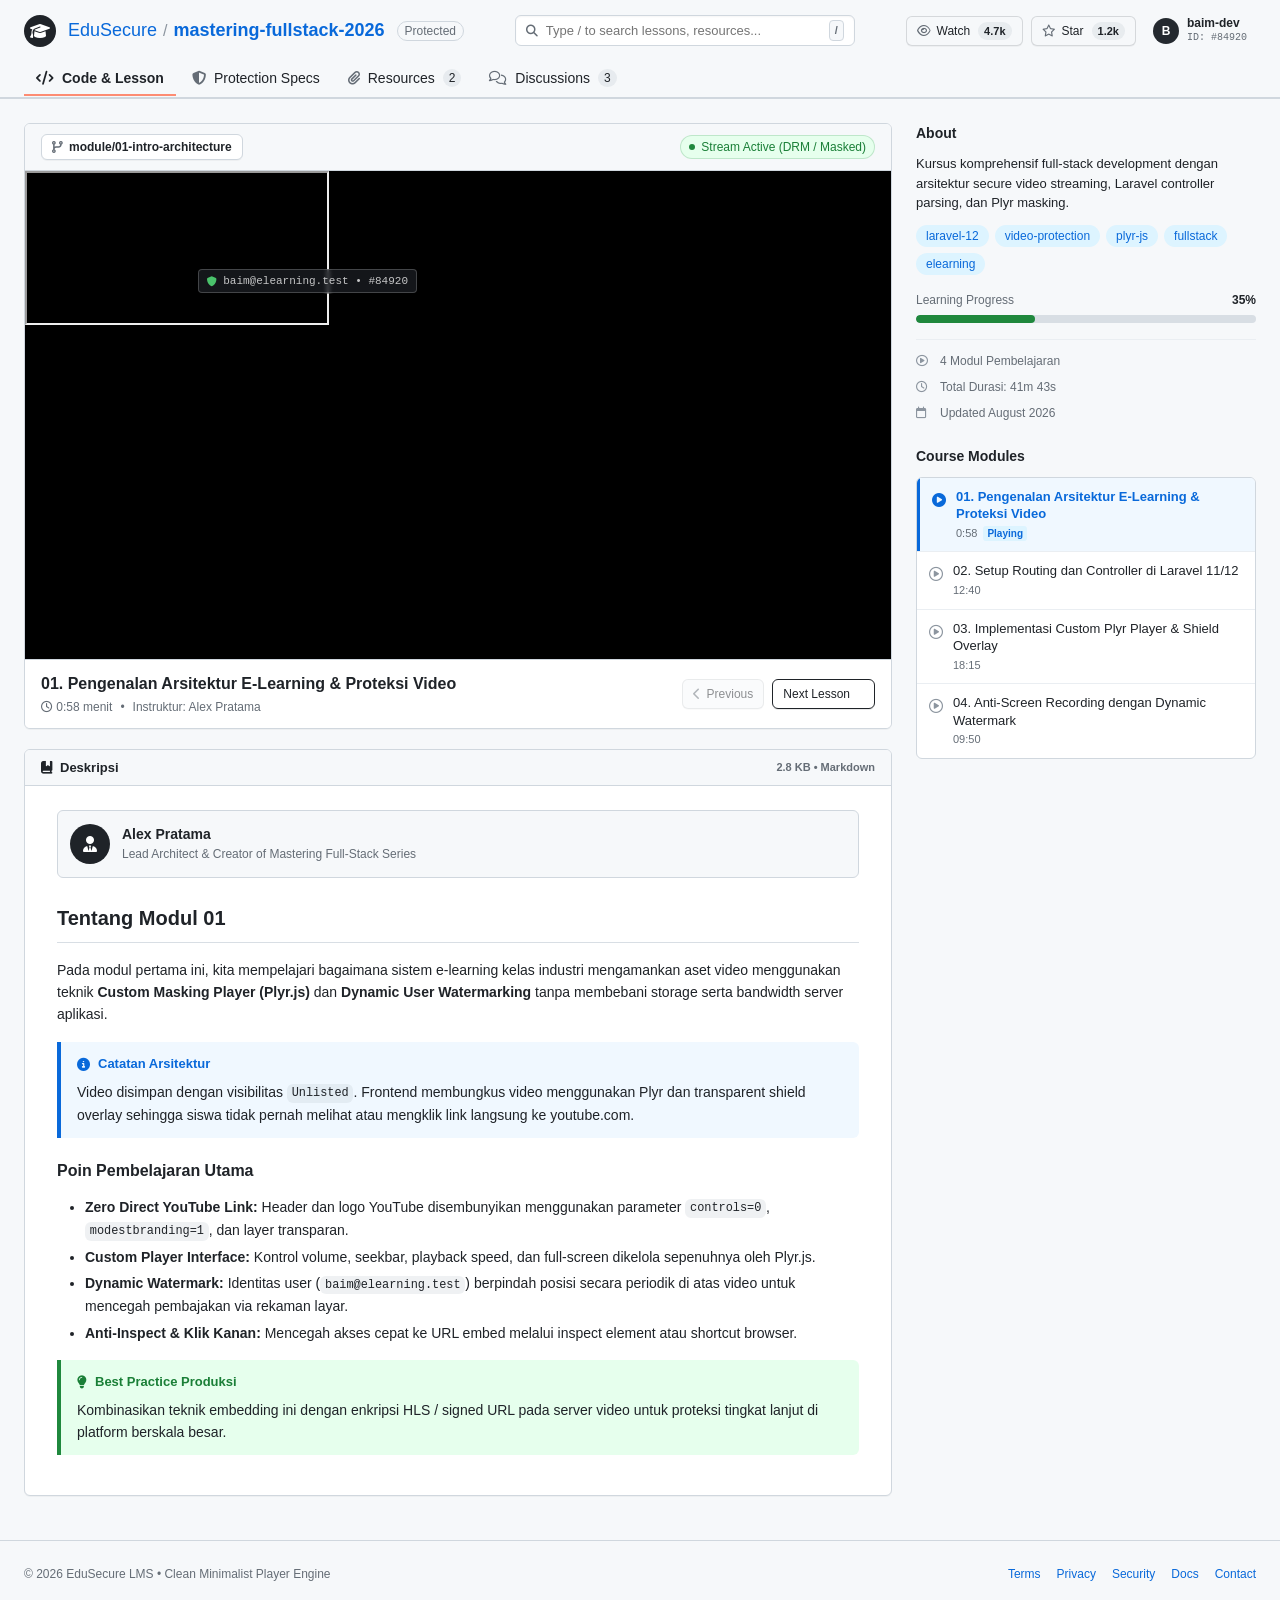
<file: index.html>
<!DOCTYPE html>
<html lang="id">
<head>
    <meta charset="UTF-8">
    <meta name="viewport" content="width=device-width, initial-scale=1.0">
    <title>01. Pengenalan Arsitektur E-Learning & Proteksi Video - EduSecure / Mastering-FullStack-2026</title>
    
    <!-- Plyr.js Video Player CSS -->
    <link rel="stylesheet" href="https://cdn.plyr.io/3.7.8/plyr.css" />
    
    <!-- Custom E-Learning Player CSS (GitHub Minimalist White Theme) -->
    <link rel="stylesheet" href="./css/elearning-player.css">

    <!-- FontAwesome 6 Icons -->
    <link rel="stylesheet" href="https://cdnjs.cloudflare.com/ajax/libs/font-awesome/6.5.1/css/all.min.css" />
</head>
<body>

    <!-- 1. Top Navigation Header (GitHub Repo Header Style) -->
    <header class="app-header">
        <div class="header-top">
            <div class="header-left">
                <a href="#" class="brand-logo" title="EduSecure LMS">
                    <i class="fa-solid fa-graduation-cap"></i>
                </a>
                <div class="repo-breadcrumb">
                    <a href="#" class="org-name">EduSecure</a>
                    <span class="divider">/</span>
                    <a href="#" class="repo-name">mastering-fullstack-2026</a>
                    <span class="badge-visibility">Protected</span>
                </div>
            </div>

            <div class="header-center">
                <div class="header-search-bar">
                    <i class="fa-solid fa-magnifying-glass"></i>
                    <input type="text" placeholder="Type / to search lessons, resources..." readonly />
                    <span class="search-shortcut">/</span>
                </div>
            </div>

            <div class="header-right">
                <button class="btn-gh">
                    <i class="fa-regular fa-eye"></i> Watch
                    <span class="btn-counter">4.7k</span>
                </button>
                <button class="btn-gh">
                    <i class="fa-regular fa-star"></i> Star
                    <span class="btn-counter">1.2k</span>
                </button>
                <div class="user-profile-btn" title="Logged in as Baim Developer">
                    <div class="user-avatar-circle">B</div>
                    <div class="user-details">
                        <span class="user-handle">baim-dev</span>
                        <span class="user-id-tag">ID: #84920</span>
                    </div>
                </div>
            </div>
        </div>

        <!-- 2. Underline Navigation Tabs (GitHub Style) -->
        <div class="underline-nav-wrapper">
            <div class="underline-nav-container">
                <button class="underline-nav-item active" onclick="switchTab(event, 'tab-overview')">
                    <i class="fa-solid fa-code"></i> Code & Lesson
                </button>
                <button class="underline-nav-item" onclick="switchTab(event, 'tab-security')">
                    <i class="fa-solid fa-shield-halved"></i> Protection Specs
                </button>
                <button class="underline-nav-item" onclick="switchTab(event, 'tab-resources')">
                    <i class="fa-solid fa-paperclip"></i> Resources
                    <span class="counter-badge">2</span>
                </button>
                <button class="underline-nav-item" onclick="switchTab(event, 'tab-discussion')">
                    <i class="fa-regular fa-comments"></i> Discussions
                    <span class="counter-badge">3</span>
                </button>
            </div>
        </div>
    </header>

    <!-- 3. Main Workspace Layout -->
    <main class="app-main">
        <div class="repo-layout">
            
            <!-- Left Column: Video Box & Markdown README Viewer -->
            <div class="main-column">
                
                <!-- Video Box Component -->
                <div class="Box">
                    <div class="video-box-header">
                        <div class="module-branch-pill">
                            <i class="fa-solid fa-code-branch"></i>
                            <span>module/01-intro-architecture</span>
                        </div>
                        <div class="security-status-indicator">
                            <span class="security-dot"></span>
                            <span>Stream Active (DRM / Masked)</span>
                        </div>
                    </div>

                    <!-- Protected Video Container -->
                    <div class="video-container-frame" id="videoSecurityContainer">
                        
                        <!-- Plyr Video Embed -->
                        <div class="plyr__video-embed" id="player">
                            <iframe
                                src="https://www.youtube.com/embed/gN75MH5Ej4c?origin=http://localhost&amp;iv_load_policy=3&amp;modestbranding=1&amp;playsinline=1&amp;showinfo=0&amp;rel=0&amp;enablejsapi=1&amp;controls=0&amp;disablekb=1"
                                allowfullscreen
                                allow="autoplay; encrypted-media"
                                tabindex="-1"
                                title="01. Pengenalan Arsitektur E-Learning"
                            ></iframe>
                        </div>

                        <!-- 1. Transparent Shield Overlay (Blocks YouTube Direct Header Clicks) -->
                        <div class="player-shield-overlay" id="playerShield" title="Klik untuk Play / Pause">
                            <div class="shield-top-mask"></div>
                        </div>

                        <!-- 2. Dynamic Floating Watermark (Anti Screen Recording) -->
                        <div class="dynamic-watermark" id="dynamicWatermark">
                            <i class="fa-solid fa-shield"></i>
                            <span>baim@elearning.test &bull; #84920</span>
                        </div>
                    </div>

                    <!-- Video Meta & Navigation Bar -->
                    <div class="video-meta-footer">
                        <div class="lesson-headline">
                            <h1>01. Pengenalan Arsitektur E-Learning & Proteksi Video</h1>
                            <div class="lesson-subtitle">
                                <span><i class="fa-regular fa-clock"></i> 0:58 menit</span>
                                <span>&bull;</span>
                                <span>Instruktur: Alex Pratama</span>
                            </div>
                        </div>
                        <div class="lesson-actions-group">
                            <button class="btn-gh" disabled style="opacity: 0.5; cursor: not-allowed;">
                                <i class="fa-solid fa-chevron-left"></i> Previous
                            </button>
                            <button class="btn-gh btn-gh-primary" onclick="alert('Beralih ke modul 02!')">
                                Next Lesson <i class="fa-solid fa-chevron-right"></i>
                            </button>
                        </div>
                    </div>
                </div>

                <!-- Markdown Content / README.md Box -->
                <div class="Box">
                    <div class="readme-header">
                        <div class="readme-title">
                            <i class="fa-solid fa-book-bookmark"></i>
                            <span>Deskripsi</span>
                        </div>
                        <div style="font-size: 11px; color: var(--fg-muted);">
                            <span>2.8 KB</span> &bull; <span>Markdown</span>
                        </div>
                    </div>

                    <!-- Tab: Overview (README) -->
                    <div id="tab-overview" class="tab-pane active markdown-body">
                        <div class="author-card-snippet">
                            <div class="author-avatar">
                                <i class="fa-solid fa-user-tie"></i>
                            </div>
                            <div class="author-info">
                                <h4>Alex Pratama</h4>
                                <p>Lead Architect & Creator of Mastering Full-Stack Series</p>
                            </div>
                        </div>

                        <h2>Tentang Modul 01</h2>
                        <p>Pada modul pertama ini, kita mempelajari bagaimana sistem e-learning kelas industri mengamankan aset video menggunakan teknik <strong>Custom Masking Player (Plyr.js)</strong> dan <strong>Dynamic User Watermarking</strong> tanpa membebani storage serta bandwidth server aplikasi.</p>

                        <div class="markdown-alert markdown-alert-note">
                            <div class="markdown-alert-title">
                                <i class="fa-solid fa-circle-info"></i> Catatan Arsitektur
                            </div>
                            <p>Video disimpan dengan visibilitas <code>Unlisted</code>. Frontend membungkus video menggunakan Plyr dan transparent shield overlay sehingga siswa tidak pernah melihat atau mengklik link langsung ke youtube.com.</p>
                        </div>

                        <h3>Poin Pembelajaran Utama</h3>
                        <ul>
                            <li><strong>Zero Direct YouTube Link:</strong> Header dan logo YouTube disembunyikan menggunakan parameter <code>controls=0</code>, <code>modestbranding=1</code>, dan layer transparan.</li>
                            <li><strong>Custom Player Interface:</strong> Kontrol volume, seekbar, playback speed, dan full-screen dikelola sepenuhnya oleh Plyr.js.</li>
                            <li><strong>Dynamic Watermark:</strong> Identitas user (<code>baim@elearning.test</code>) berpindah posisi secara periodik di atas video untuk mencegah pembajakan via rekaman layar.</li>
                            <li><strong>Anti-Inspect & Klik Kanan:</strong> Mencegah akses cepat ke URL embed melalui inspect element atau shortcut browser.</li>
                        </ul>

                        <div class="markdown-alert markdown-alert-tip">
                            <div class="markdown-alert-title">
                                <i class="fa-solid fa-lightbulb"></i> Best Practice Produksi
                            </div>
                            <p>Kombinasikan teknik embedding ini dengan enkripsi HLS / signed URL pada server video untuk proteksi tingkat lanjut di platform berskala besar.</p>
                        </div>
                    </div>

                    <!-- Tab: Security Info -->
                    <div id="tab-security" class="tab-pane markdown-body">
                        <h2>Spesifikasi Proteksi Video</h2>
                        <p>Daftar lapisan keamanan yang diterapkan pada player modul ini:</p>

                        <table class="markdown-table">
                            <thead>
                                <tr>
                                    <th>Lapisan Keamanan</th>
                                    <th>Mekanisme Kerja</th>
                                    <th>Status</th>
                                </tr>
                            </thead>
                            <tbody>
                                <tr>
                                    <td><strong>1. YouTube Unlisted Mode</strong></td>
                                    <td>Video tidak terindeks publik di YouTube search / recommendation</td>
                                    <td><span style="color: var(--success-fg); font-weight: 600;">✓ Active</span></td>
                                </tr>
                                <tr>
                                    <td><strong>2. Plyr UI Masking</strong></td>
                                    <td>UI default YouTube dihilangkan dan diganti dengan UI player yang bersih</td>
                                    <td><span style="color: var(--success-fg); font-weight: 600;">✓ Active</span></td>
                                </tr>
                                <tr>
                                    <td><strong>3. Transparent Click Shield</strong></td>
                                    <td>Menghalangi klik user pada area judul, logo, atau tombol share YouTube</td>
                                    <td><span style="color: var(--success-fg); font-weight: 600;">✓ Active</span></td>
                                </tr>
                                <tr>
                                    <td><strong>4. Dynamic Watermark</strong></td>
                                    <td>Watermark email user bergerak periodik untuk mencegah screen recording</td>
                                    <td><span style="color: var(--success-fg); font-weight: 600;">✓ Active</span></td>
                                </tr>
                                <tr>
                                    <td><strong>5. Anti-Context & Devtools Guard</strong></td>
                                    <td>Mencegah klik kanan pada area video dan shortcut F12 / Ctrl+U / Ctrl+Shift+I</td>
                                    <td><span style="color: var(--success-fg); font-weight: 600;">✓ Active</span></td>
                                </tr>
                            </tbody>
                        </table>
                    </div>

                    <!-- Tab: Resources -->
                    <div id="tab-resources" class="tab-pane">
                        <div class="resource-row">
                            <div class="resource-left">
                                <i class="fa-solid fa-file-zipper"></i>
                                <div>
                                    <div class="resource-title">laravel-elearning-starter.zip</div>
                                    <div class="resource-meta">ZIP Archive &bull; 2.4 MB &bull; Source Code Modul 1</div>
                                </div>
                            </div>
                            <button class="btn-gh" onclick="alert('Mengunduh source code...')">
                                <i class="fa-solid fa-download"></i> Download
                            </button>
                        </div>
                        <div class="resource-row">
                            <div class="resource-left">
                                <i class="fa-solid fa-file-pdf"></i>
                                <div>
                                    <div class="resource-title">video-protection-cheatsheet.pdf</div>
                                    <div class="resource-meta">PDF Document &bull; 850 KB &bull; Panduan Parameter YouTube</div>
                                </div>
                            </div>
                            <button class="btn-gh" onclick="alert('Mengunduh PDF...')">
                                <i class="fa-solid fa-download"></i> Download
                            </button>
                        </div>
                    </div>

                    <!-- Tab: Discussion -->
                    <div id="tab-discussion" class="tab-pane" style="padding: 16px;">
                        <div class="timeline-comment">
                            <div class="timeline-comment-header">
                                <div>
                                    <span class="timeline-author">rizky-ramadhan</span> commented 2 hours ago
                                </div>
                                <span class="timeline-badge">Student</span>
                            </div>
                            <div class="timeline-comment-body">
                                Penjelasannya sangat rapi dan mudah dipahami. Tampilan barunya jauh lebih bersih dan profesional seperti GitHub!
                            </div>
                        </div>

                        <div class="discussion-input-box">
                            <textarea class="discussion-textarea" placeholder="Tinggalkan komentar atau pertanyaan mengenai materi ini..."></textarea>
                            <div class="discussion-actions">
                                <button class="btn-gh btn-gh-primary" onclick="alert('Komentar berhasil dikirim!')">
                                    Comment
                                </button>
                            </div>
                        </div>
                    </div>
                </div>

            </div>

            <!-- Right Column: GitHub Sidebar (About & Curriculum File Tree) -->
            <aside class="sidebar-column">
                
                <!-- About Section -->
                <div class="sidebar-section">
                    <h3 class="sidebar-title">About</h3>
                    <p class="sidebar-desc">
                        Kursus komprehensif full-stack development dengan arsitektur secure video streaming, Laravel controller parsing, dan Plyr masking.
                    </p>
                    
                    <div class="tag-list">
                        <a href="#" class="topic-tag">laravel-12</a>
                        <a href="#" class="topic-tag">video-protection</a>
                        <a href="#" class="topic-tag">plyr-js</a>
                        <a href="#" class="topic-tag">fullstack</a>
                        <a href="#" class="topic-tag">elearning</a>
                    </div>

                    <div class="progress-container">
                        <div class="progress-header">
                            <span>Learning Progress</span>
                            <span style="font-weight: 600; color: var(--fg-default);">35%</span>
                        </div>
                        <div class="progress-track">
                            <div class="progress-fill" style="width: 35%;"></div>
                        </div>
                    </div>

                    <ul class="sidebar-meta-list">
                        <li><i class="fa-regular fa-circle-play"></i> 4 Modul Pembelajaran</li>
                        <li><i class="fa-regular fa-clock"></i> Total Durasi: 41m 43s</li>
                        <!-- <li><i class="fa-solid fa-scale-balanced"></i> MIT License (Educational)</li> -->
                        <li><i class="fa-regular fa-calendar"></i> Updated August 2026</li>
                    </ul>
                </div>

                <!-- Curriculum File-Tree Section -->
                <div class="sidebar-section">
                    <h3 class="sidebar-title">Course Modules</h3>
                    <div class="curriculum-box">
                        
                        <a href="#" class="curriculum-item active">
                            <div class="curriculum-icon playing">
                                <i class="fa-solid fa-circle-play"></i>
                            </div>
                            <div class="curriculum-text">
                                <div class="curriculum-title">01. Pengenalan Arsitektur E-Learning & Proteksi Video</div>
                                <div class="curriculum-meta">
                                    <span>0:58</span>
                                    <span class="curriculum-active-badge">Playing</span>
                                </div>
                            </div>
                        </a>

                        <a href="#" class="curriculum-item">
                            <div class="curriculum-icon pending">
                                <i class="fa-regular fa-circle-play"></i>
                            </div>
                            <div class="curriculum-text">
                                <div class="curriculum-title">02. Setup Routing dan Controller di Laravel 11/12</div>
                                <div class="curriculum-meta">
                                    <span>12:40</span>
                                </div>
                            </div>
                        </a>

                        <a href="#" class="curriculum-item">
                            <div class="curriculum-icon pending">
                                <i class="fa-regular fa-circle-play"></i>
                            </div>
                            <div class="curriculum-text">
                                <div class="curriculum-title">03. Implementasi Custom Plyr Player & Shield Overlay</div>
                                <div class="curriculum-meta">
                                    <span>18:15</span>
                                </div>
                            </div>
                        </a>

                        <a href="#" class="curriculum-item">
                            <div class="curriculum-icon pending">
                                <i class="fa-regular fa-circle-play"></i>
                            </div>
                            <div class="curriculum-text">
                                <div class="curriculum-title">04. Anti-Screen Recording dengan Dynamic Watermark</div>
                                <div class="curriculum-meta">
                                    <span>09:50</span>
                                </div>
                            </div>
                        </a>

                    </div>
                </div>

            </aside>

        </div>
    </main>

    <!-- 4. Footer Minimalis Ala GitHub -->
    <footer class="app-footer">
        <div class="footer-container">
            <div>
                &copy; 2026 EduSecure LMS &bull; Clean Minimalist Player Engine
            </div>
            <div class="footer-links">
                <a href="#">Terms</a>
                <a href="#">Privacy</a>
                <a href="#">Security</a>
                <a href="#">Docs</a>
                <a href="#">Contact</a>
            </div>
        </div>
    </footer>

    <!-- Flash Alert / Toast Keamanan -->
    <div id="securityNotice" class="flash-toast hidden">
        <i class="fa-solid fa-triangle-exclamation"></i>
        <span>Fitur klik kanan dinonaktifkan untuk melindungi hak cipta video kursus.</span>
    </div>

    <!-- Scripts -->
    <script src="https://cdn.plyr.io/3.7.8/plyr.polyfilled.js"></script>
    <script src="./js/elearning-player.js"></script>
</body>
</html>
</file>
<file: css/elearning-player.css>
/* ==========================================================================
   EduSecure LMS - GitHub Minimalist White Theme (Primer Design System)
   Pure White & Light Aesthetic, Crisp 1px Borders, Developer-Grade Typography
   ========================================================================== */

:root {
    /* Canvas & Backgrounds */
    --canvas-default: #ffffff;
    --canvas-subtle: #f6f8fa;
    --canvas-inset: #f6f8fa;
    --canvas-overlay: #ffffff;
    
    /* Borders */
    --border-default: #d0d7de;
    --border-muted: #d8dee4;
    --border-subtle: #eaeef2;
    --border-radius: 6px;
    --border-radius-lg: 8px;
    --border-radius-pill: 9999px;

    /* Foreground / Text */
    --fg-default: #1f2328;
    --fg-muted: #656d76;
    --fg-subtle: #8c959f;
    --fg-on-emphasis: #ffffff;

    /* Brand / Accent (GitHub Blue) */
    --accent-fg: #0969da;
    --accent-emphasis: #0969da;
    --accent-muted: #ddf4ff;
    --accent-subtle: #f0f8ff;
    --accent-hover: #085fc4;

    /* Success / Action (GitHub Green) */
    --success-fg: #1a7f37;
    --success-emphasis: #1f883d;
    --success-muted: #dafbe1;
    --success-subtle: #e6ffed;
    --success-hover: #1a7f37;

    /* Attention / Warnings (GitHub Yellow) */
    --attention-fg: #9a6700;
    --attention-emphasis: #d4a72c;
    --attention-muted: #fff8c5;
    --attention-subtle: #fffbe6;

    /* Buttons */
    --btn-bg: #f6f8fa;
    --btn-border: rgba(31, 35, 40, 0.15);
    --btn-hover-bg: #f3f4f6;
    --btn-hover-border: rgba(31, 35, 40, 0.2);
    --btn-active-bg: #ebecf0;
    --btn-shadow: 0 1px 0 rgba(31, 35, 40, 0.04);

    /* Plyr Player Theme */
    --plyr-color-main: #0969da;
    --plyr-video-background: #000000;
    --plyr-control-radius: 4px;

    /* Shadows */
    --shadow-sm: 0 1px 0 rgba(31, 35, 40, 0.04);
    --shadow-card: 0 1px 3px rgba(31, 35, 40, 0.08);
    --shadow-overlay: 0 8px 24px rgba(140, 149, 159, 0.2);
}

* {
    box-sizing: border-box;
    margin: 0;
    padding: 0;
}

body {
    background-color: var(--canvas-subtle);
    color: var(--fg-default);
    font-family: -apple-system, BlinkMacSystemFont, "Segoe UI", "Noto Sans", Helvetica, Arial, sans-serif, "Apple Color Emoji", "Segoe UI Emoji";
    font-size: 14px;
    line-height: 1.5;
    min-height: 100vh;
    display: flex;
    flex-direction: column;
    overflow-x: hidden;
    -webkit-font-smoothing: antialiased;
}

code, kbd, samp, pre {
    font-family: ui-monospace, SFMono-Regular, "SF Mono", Menlo, Consolas, "Liberation Mono", monospace;
    font-size: 12px;
}

a {
    color: var(--accent-fg);
    text-decoration: none;
}

a:hover {
    text-decoration: underline;
}

/* ==========================================================================
   Header & GitHub-style Repo Navbar
   ========================================================================== */
.app-header {
    background-color: var(--canvas-subtle);
    border-bottom: 1px solid var(--border-default);
    position: sticky;
    top: 0;
    z-index: 50;
}

.header-top {
    max-width: 1440px;
    margin: 0 auto;
    padding: 12px 24px;
    display: flex;
    align-items: center;
    justify-content: space-between;
    gap: 16px;
}

.header-left {
    display: flex;
    align-items: center;
    gap: 12px;
}

.brand-logo {
    display: inline-flex;
    align-items: center;
    justify-content: center;
    width: 32px;
    height: 32px;
    background-color: #1f2328;
    color: #ffffff;
    border-radius: 50%;
    font-size: 16px;
    text-decoration: none;
    transition: opacity 0.15s;
}

.brand-logo:hover {
    opacity: 0.85;
    text-decoration: none;
}

/* Repo Breadcrumb */
.repo-breadcrumb {
    display: flex;
    align-items: center;
    gap: 6px;
    font-size: 18px;
    font-weight: 400;
    color: var(--fg-muted);
}

.repo-breadcrumb .org-name {
    color: var(--accent-fg);
    font-weight: 400;
}

.repo-breadcrumb .divider {
    color: var(--fg-subtle);
    font-size: 16px;
}

.repo-breadcrumb .repo-name {
    color: var(--accent-fg);
    font-weight: 600;
}

.badge-visibility {
    display: inline-flex;
    align-items: center;
    padding: 0 7px;
    font-size: 12px;
    font-weight: 500;
    line-height: 18px;
    color: var(--fg-muted);
    border: 1px solid var(--border-default);
    border-radius: var(--border-radius-pill);
    margin-left: 6px;
    background-color: transparent;
}

.header-center {
    flex: 1;
    max-width: 340px;
}

.header-search-bar {
    display: flex;
    align-items: center;
    background-color: var(--canvas-default);
    border: 1px solid var(--border-default);
    border-radius: var(--border-radius);
    padding: 4px 10px;
    font-size: 12px;
    color: var(--fg-muted);
    gap: 8px;
    box-shadow: inset 0 1px 2px rgba(0,0,0,0.04);
}

.header-search-bar input {
    border: none;
    background: transparent;
    outline: none;
    font-size: 13px;
    color: var(--fg-default);
    width: 100%;
}

.search-shortcut {
    border: 1px solid var(--border-default);
    border-radius: 4px;
    padding: 1px 5px;
    font-size: 11px;
    color: var(--fg-muted);
    background-color: var(--canvas-subtle);
    font-weight: 600;
}

.header-right {
    display: flex;
    align-items: center;
    gap: 8px;
}

/* GitHub Buttons */
.btn-gh {
    display: inline-flex;
    align-items: center;
    gap: 6px;
    padding: 4px 10px;
    font-size: 12px;
    font-weight: 500;
    line-height: 20px;
    color: var(--fg-default);
    background-color: var(--btn-bg);
    border: 1px solid var(--btn-border);
    border-radius: var(--border-radius);
    box-shadow: var(--btn-shadow);
    cursor: pointer;
    text-decoration: none;
    transition: background-color 0.15s, border-color 0.15s;
    user-select: none;
}

.btn-gh:hover {
    background-color: var(--btn-hover-bg);
    border-color: var(--btn-hover-border);
    text-decoration: none;
}

.btn-gh i {
    color: var(--fg-muted);
    font-size: 12px;
}

.btn-counter {
    display: inline-block;
    padding: 0 6px;
    font-size: 11px;
    font-weight: 600;
    line-height: 18px;
    color: var(--fg-default);
    background-color: rgba(175, 184, 193, 0.2);
    border-radius: var(--border-radius-pill);
    margin-left: 2px;
}

/* Primary Green Button */
.btn-gh-primary {
    color: var(--btn-primary-text);
    background-color: var(--btn-primary-bg);
    border-color: var(--btn-primary-border);
    box-shadow: 0 1px 0 rgba(31, 35, 40, 0.1);
}

.btn-gh-primary:hover {
    background-color: var(--btn-primary-hover-bg);
    border-color: rgba(31, 35, 40, 0.15);
    color: var(--btn-primary-text);
}

.btn-gh-primary i {
    color: #ffffff;
}

.user-profile-btn {
    display: flex;
    align-items: center;
    gap: 8px;
    padding: 3px 8px;
    border-radius: var(--border-radius);
    border: 1px solid transparent;
    cursor: pointer;
    text-decoration: none;
}

.user-profile-btn:hover {
    background-color: rgba(208, 215, 222, 0.32);
    text-decoration: none;
}

.user-avatar-circle {
    width: 26px;
    height: 26px;
    border-radius: 50%;
    background-color: #24292f;
    color: #ffffff;
    display: flex;
    align-items: center;
    justify-content: center;
    font-size: 12px;
    font-weight: 600;
}

.user-details {
    display: flex;
    flex-direction: column;
    text-align: left;
}

.user-handle {
    font-size: 12px;
    font-weight: 600;
    color: var(--fg-default);
    line-height: 1.2;
}

.user-id-tag {
    font-size: 10px;
    color: var(--fg-muted);
    font-family: ui-monospace, monospace;
}

/* ==========================================================================
   UnderlineNav (GitHub Tab Navigation)
   ========================================================================== */
.underline-nav-wrapper {
    background-color: var(--canvas-subtle);
    border-bottom: 1px solid var(--border-default);
}

.underline-nav-container {
    max-width: 1440px;
    margin: 0 auto;
    padding: 0 24px;
    display: flex;
    align-items: center;
    gap: 4px;
    overflow-x: auto;
    scrollbar-width: none;
}

.underline-nav-item {
    display: inline-flex;
    align-items: center;
    gap: 8px;
    padding: 8px 12px;
    font-size: 14px;
    font-weight: 400;
    color: var(--fg-default);
    background: transparent;
    border: none;
    border-bottom: 2px solid transparent;
    cursor: pointer;
    text-decoration: none;
    white-space: nowrap;
    transition: color 0.15s, border-color 0.15s;
    outline: none;
}

.underline-nav-item:hover {
    color: var(--fg-default);
    border-bottom-color: var(--border-default);
}

.underline-nav-item.active {
    font-weight: 600;
    color: var(--fg-default);
    border-bottom-color: #fd8c73; /* GitHub classic active orange-red underline */
}

.underline-nav-item.active i {
    color: var(--fg-default);
}

.underline-nav-item i {
    color: var(--fg-muted);
    font-size: 14px;
}

.counter-badge {
    display: inline-block;
    padding: 0 6px;
    font-size: 12px;
    font-weight: 500;
    line-height: 18px;
    color: var(--fg-default);
    background-color: rgba(175, 184, 193, 0.2);
    border-radius: var(--border-radius-pill);
}

/* ==========================================================================
   Main Layout Container
   ========================================================================== */
.app-main {
    flex: 1;
    max-width: 1440px;
    width: 100%;
    margin: 0 auto;
    padding: 24px;
}

.repo-layout {
    display: grid;
    grid-template-columns: 1fr 340px;
    gap: 24px;
    align-items: start;
}

@media (max-width: 1024px) {
    .repo-layout {
        grid-template-columns: 1fr;
    }
}

/* ==========================================================================
   GitHub Box Component System
   ========================================================================== */
.Box {
    background-color: var(--canvas-default);
    border: 1px solid var(--border-default);
    border-radius: var(--border-radius);
    box-shadow: var(--shadow-sm);
    margin-bottom: 20px;
    overflow: hidden;
}

.Box-header {
    background-color: var(--canvas-subtle);
    border-bottom: 1px solid var(--border-default);
    padding: 12px 16px;
    display: flex;
    align-items: center;
    justify-content: space-between;
    gap: 12px;
}

.Box-title {
    font-size: 14px;
    font-weight: 600;
    color: var(--fg-default);
    display: flex;
    align-items: center;
    gap: 8px;
}

.Box-title i {
    color: var(--fg-muted);
}

.Box-body {
    padding: 16px;
}

.Box-row {
    padding: 12px 16px;
    border-top: 1px solid var(--border-subtle);
    display: flex;
    align-items: center;
    justify-content: space-between;
    transition: background-color 0.1s;
}

.Box-row:first-child {
    border-top: none;
}

.Box-row:hover {
    background-color: var(--canvas-subtle);
}

/* ==========================================================================
   Video Player Box & Protection Layers
   ========================================================================== */
.video-box-header {
    background-color: var(--canvas-subtle);
    border-bottom: 1px solid var(--border-default);
    padding: 10px 16px;
    display: flex;
    align-items: center;
    justify-content: space-between;
}

.module-branch-pill {
    display: inline-flex;
    align-items: center;
    gap: 6px;
    padding: 3px 10px;
    font-size: 12px;
    font-weight: 600;
    color: var(--fg-default);
    background-color: var(--canvas-default);
    border: 1px solid var(--border-default);
    border-radius: var(--border-radius);
    box-shadow: var(--shadow-sm);
}

.module-branch-pill i {
    color: var(--fg-muted);
}

.security-status-indicator {
    display: inline-flex;
    align-items: center;
    gap: 6px;
    font-size: 12px;
    font-weight: 500;
    color: var(--success-fg);
    background-color: var(--success-subtle);
    border: 1px solid rgba(31, 136, 61, 0.2);
    padding: 2px 8px;
    border-radius: var(--border-radius-pill);
}

.security-dot {
    width: 6px;
    height: 6px;
    border-radius: 50%;
    background-color: var(--success-emphasis);
}

.video-container-frame {
    position: relative;
    width: 100%;
    aspect-ratio: 16 / 9;
    background-color: #000000;
    overflow: hidden;
}

/* Plyr Player Adjustments */
.plyr {
    width: 100%;
    height: 100%;
    --plyr-color-main: #0969da;
    --plyr-font-family: inherit;
    --plyr-control-radius: 4px;
}

.plyr__video-embed iframe {
    pointer-events: auto;
}

/* 1. Transparent Shield Overlay */
.player-shield-overlay {
    position: absolute;
    top: 0;
    left: 0;
    width: 100%;
    height: calc(100% - 56px); /* Mengizinkan klik bar kontrol bawah Plyr */
    z-index: 10;
    cursor: pointer;
    background: transparent;
}

.shield-top-mask {
    position: absolute;
    top: 0;
    left: 0;
    width: 100%;
    height: 70px;
    z-index: 12;
    background: transparent;
    pointer-events: auto;
}

/* 2. Dynamic Monospace Watermark */
.dynamic-watermark {
    position: absolute;
    top: 20%;
    left: 20%;
    background: rgba(31, 35, 40, 0.65);
    border: 1px solid rgba(255, 255, 255, 0.2);
    color: rgba(255, 255, 255, 0.75);
    padding: 3px 8px;
    border-radius: 4px;
    font-size: 11px;
    font-family: ui-monospace, SFMono-Regular, "SF Mono", monospace;
    pointer-events: none;
    z-index: 15;
    display: inline-flex;
    align-items: center;
    gap: 6px;
    transition: all 1.2s cubic-bezier(0.4, 0, 0.2, 1);
    backdrop-filter: blur(2px);
    -webkit-backdrop-filter: blur(2px);
}

.dynamic-watermark i {
    font-size: 10px;
    color: #4ac26b;
}

/* Video Control & Meta Footer Bar */
.video-meta-footer {
    padding: 12px 16px;
    background-color: var(--canvas-default);
    border-top: 1px solid var(--border-default);
    display: flex;
    align-items: center;
    justify-content: space-between;
    gap: 16px;
}

.lesson-headline {
    flex: 1;
}

.lesson-headline h1 {
    font-size: 16px;
    font-weight: 600;
    color: var(--fg-default);
    margin-bottom: 2px;
}

.lesson-subtitle {
    font-size: 12px;
    color: var(--fg-muted);
    display: flex;
    align-items: center;
    gap: 8px;
}

.lesson-actions-group {
    display: flex;
    align-items: center;
    gap: 8px;
}

/* ==========================================================================
   README.md Markdown Body (GitHub Authentic Style)
   ========================================================================== */
.readme-header {
    background-color: var(--canvas-subtle);
    border-bottom: 1px solid var(--border-default);
    padding: 8px 16px;
    display: flex;
    align-items: center;
    justify-content: space-between;
    font-size: 13px;
    font-weight: 600;
    color: var(--fg-default);
}

.readme-title {
    display: flex;
    align-items: center;
    gap: 8px;
}

.markdown-body {
    padding: 24px 32px;
    color: var(--fg-default);
    font-size: 14px;
    line-height: 1.6;
}

.markdown-body h2 {
    font-size: 20px;
    font-weight: 600;
    padding-bottom: 8px;
    border-bottom: 1px solid var(--border-muted);
    margin-top: 24px;
    margin-bottom: 16px;
}

.markdown-body h2:first-child {
    margin-top: 0;
}

.markdown-body h3 {
    font-size: 16px;
    font-weight: 600;
    margin-top: 20px;
    margin-bottom: 12px;
}

.markdown-body p {
    margin-bottom: 16px;
    color: var(--fg-default);
}

.markdown-body ul {
    padding-left: 2em;
    margin-bottom: 16px;
}

.markdown-body li {
    margin-top: 4px;
}

.markdown-body code {
    padding: 0.2em 0.4em;
    margin: 0;
    font-size: 85%;
    white-space: break-spaces;
    background-color: rgba(175, 184, 193, 0.2);
    border-radius: 6px;
}

/* GitHub Alert Callouts */
.markdown-alert {
    padding: 12px 16px;
    margin-bottom: 16px;
    border-left: 4px solid;
    border-radius: 0 var(--border-radius) var(--border-radius) 0;
    background-color: var(--canvas-subtle);
}

.markdown-alert-note {
    border-left-color: var(--accent-fg);
    background-color: var(--accent-subtle);
}

.markdown-alert-title {
    display: flex;
    align-items: center;
    gap: 8px;
    font-weight: 600;
    margin-bottom: 6px;
    font-size: 13px;
}

.markdown-alert-note .markdown-alert-title {
    color: var(--accent-fg);
}

.markdown-alert-tip {
    border-left-color: var(--success-emphasis);
    background-color: var(--success-subtle);
}

.markdown-alert-tip .markdown-alert-title {
    color: var(--success-fg);
}

.markdown-alert p:last-child {
    margin-bottom: 0;
}

/* Instructor Snippet in Readme */
.author-card-snippet {
    display: flex;
    align-items: center;
    gap: 12px;
    padding: 12px;
    background-color: var(--canvas-subtle);
    border: 1px solid var(--border-default);
    border-radius: var(--border-radius);
    margin-bottom: 20px;
}

.author-avatar {
    width: 40px;
    height: 40px;
    border-radius: 50%;
    background-color: #1f2328;
    color: #ffffff;
    display: flex;
    align-items: center;
    justify-content: center;
    font-size: 16px;
}

.author-info h4 {
    font-size: 14px;
    font-weight: 600;
    color: var(--fg-default);
}

.author-info p {
    font-size: 12px;
    color: var(--fg-muted);
    margin: 0;
}

/* GitHub Tables */
.markdown-table {
    width: 100%;
    border-collapse: collapse;
    margin-bottom: 16px;
    font-size: 13px;
}

.markdown-table th,
.markdown-table td {
    padding: 8px 12px;
    border: 1px solid var(--border-default);
    text-align: left;
}

.markdown-table th {
    background-color: var(--canvas-subtle);
    font-weight: 600;
}

.markdown-table tr:nth-child(even) {
    background-color: var(--canvas-subtle);
}

/* Tab Panes */
.tab-pane {
    display: none;
}

.tab-pane.active {
    display: block;
}

/* ==========================================================================
   Resources & Discussion Subviews
   ========================================================================== */
.resource-row {
    display: flex;
    align-items: center;
    justify-content: space-between;
    padding: 12px 16px;
    border-top: 1px solid var(--border-subtle);
}

.resource-row:first-child {
    border-top: none;
}

.resource-left {
    display: flex;
    align-items: center;
    gap: 12px;
}

.resource-left i {
    font-size: 18px;
    color: var(--fg-muted);
}

.resource-title {
    font-size: 13px;
    font-weight: 600;
    color: var(--accent-fg);
}

.resource-meta {
    font-size: 11px;
    color: var(--fg-muted);
}

/* Discussion Comment Thread (GitHub Issues Style) */
.timeline-comment {
    border: 1px solid var(--border-default);
    border-radius: var(--border-radius);
    margin-bottom: 16px;
    background-color: var(--canvas-default);
}

.timeline-comment-header {
    background-color: var(--canvas-subtle);
    border-bottom: 1px solid var(--border-default);
    padding: 8px 14px;
    display: flex;
    align-items: center;
    justify-content: space-between;
    font-size: 12px;
    color: var(--fg-muted);
}

.timeline-author {
    font-weight: 600;
    color: var(--fg-default);
}

.timeline-badge {
    border: 1px solid var(--border-default);
    border-radius: var(--border-radius-pill);
    padding: 0 6px;
    font-size: 11px;
    font-weight: 500;
}

.timeline-comment-body {
    padding: 14px;
    font-size: 13px;
}

.discussion-input-box {
    display: flex;
    flex-direction: column;
    gap: 8px;
    margin-top: 16px;
    background-color: var(--canvas-subtle);
    border: 1px solid var(--border-default);
    border-radius: var(--border-radius);
    padding: 12px;
}

.discussion-textarea {
    width: 100%;
    min-height: 80px;
    padding: 8px 12px;
    font-family: inherit;
    font-size: 13px;
    border: 1px solid var(--border-default);
    border-radius: var(--border-radius);
    outline: none;
    resize: vertical;
    background-color: var(--canvas-default);
}

.discussion-textarea:focus {
    border-color: var(--accent-fg);
    box-shadow: 0 0 0 3px rgba(9, 105, 218, 0.3);
}

.discussion-actions {
    display: flex;
    justify-content: flex-end;
}

/* ==========================================================================
   Sidebar: GitHub "About" & Curriculum List
   ========================================================================== */
.sidebar-section {
    margin-bottom: 24px;
}

.sidebar-title {
    font-size: 14px;
    font-weight: 600;
    color: var(--fg-default);
    margin-bottom: 10px;
}

.sidebar-desc {
    font-size: 13px;
    color: var(--fg-default);
    line-height: 1.5;
    margin-bottom: 12px;
}

.tag-list {
    display: flex;
    flex-wrap: wrap;
    gap: 6px;
    margin-bottom: 16px;
}

.topic-tag {
    display: inline-block;
    padding: 2px 10px;
    font-size: 12px;
    font-weight: 500;
    line-height: 18px;
    color: var(--accent-fg);
    background-color: var(--accent-muted);
    border-radius: var(--border-radius-pill);
    text-decoration: none;
}

.topic-tag:hover {
    background-color: #c8e9ff;
    text-decoration: none;
}

/* Progress bar */
.progress-container {
    margin-bottom: 16px;
}

.progress-header {
    display: flex;
    justify-content: space-between;
    font-size: 12px;
    color: var(--fg-muted);
    margin-bottom: 6px;
}

.progress-track {
    height: 8px;
    background-color: var(--border-muted);
    border-radius: var(--border-radius-pill);
    overflow: hidden;
}

.progress-fill {
    height: 100%;
    background-color: var(--success-emphasis);
    border-radius: var(--border-radius-pill);
    transition: width 0.3s ease;
}

/* Curriculum File-Tree Styled List */
.curriculum-box {
    border: 1px solid var(--border-default);
    border-radius: var(--border-radius);
    background-color: var(--canvas-default);
    overflow: hidden;
}

.curriculum-item {
    display: flex;
    align-items: flex-start;
    gap: 10px;
    padding: 10px 12px;
    border-top: 1px solid var(--border-subtle);
    text-decoration: none;
    color: var(--fg-default);
    transition: background-color 0.12s;
}

.curriculum-item:first-child {
    border-top: none;
}

.curriculum-item:hover {
    background-color: var(--canvas-subtle);
    text-decoration: none;
}

.curriculum-item.active {
    background-color: var(--accent-subtle);
    border-left: 3px solid var(--accent-fg);
}

.curriculum-icon {
    font-size: 14px;
    margin-top: 2px;
}

.curriculum-icon.done {
    color: var(--success-emphasis);
}

.curriculum-icon.playing {
    color: var(--accent-fg);
}

.curriculum-icon.pending {
    color: var(--fg-subtle);
}

.curriculum-text {
    flex: 1;
}

.curriculum-title {
    font-size: 13px;
    font-weight: 500;
    color: var(--fg-default);
    line-height: 1.35;
}

.curriculum-item.active .curriculum-title {
    font-weight: 600;
    color: var(--accent-fg);
}

.curriculum-meta {
    font-size: 11px;
    color: var(--fg-muted);
    margin-top: 2px;
    display: flex;
    align-items: center;
    gap: 6px;
}

.curriculum-active-badge {
    background-color: var(--accent-muted);
    color: var(--accent-fg);
    padding: 0 4px;
    border-radius: 3px;
    font-weight: 600;
    font-size: 10px;
}

/* Sidebar Meta Items (Stars, Forks, License) */
.sidebar-meta-list {
    list-style: none;
    display: flex;
    flex-direction: column;
    gap: 8px;
    font-size: 12px;
    color: var(--fg-muted);
    border-top: 1px solid var(--border-subtle);
    padding-top: 12px;
    margin-top: 12px;
}

.sidebar-meta-list li {
    display: flex;
    align-items: center;
    gap: 8px;
}

.sidebar-meta-list i {
    width: 16px;
    color: var(--fg-subtle);
}

/* ==========================================================================
   GitHub Flash Alert / Security Toast
   ========================================================================== */
.flash-toast {
    position: fixed;
    bottom: 24px;
    right: 24px;
    background-color: var(--canvas-default);
    border: 1px solid var(--border-default);
    box-shadow: var(--shadow-overlay);
    border-radius: var(--border-radius);
    padding: 12px 16px;
    font-size: 13px;
    color: var(--fg-default);
    display: flex;
    align-items: center;
    gap: 10px;
    z-index: 9999;
    max-width: 440px;
    border-left: 4px solid #9a6700;
    transition: transform 0.2s cubic-bezier(0.4, 0, 0.2, 1), opacity 0.2s;
}

.flash-toast.hidden {
    opacity: 0;
    transform: translateY(16px);
    pointer-events: none;
}

.flash-toast i {
    color: #9a6700;
    font-size: 15px;
}

/* ==========================================================================
   Footer
   ========================================================================== */
.app-footer {
    border-top: 1px solid var(--border-default);
    background-color: var(--canvas-subtle);
    margin-top: auto;
    padding: 24px 0;
    font-size: 12px;
    color: var(--fg-muted);
}

.footer-container {
    max-width: 1440px;
    margin: 0 auto;
    padding: 0 24px;
    display: flex;
    align-items: center;
    justify-content: space-between;
    flex-wrap: wrap;
    gap: 16px;
}

.footer-links {
    display: flex;
    gap: 16px;
}

.footer-links a {
    color: var(--accent-fg);
    text-decoration: none;
}

.footer-links a:hover {
    text-decoration: underline;
}
</file>
